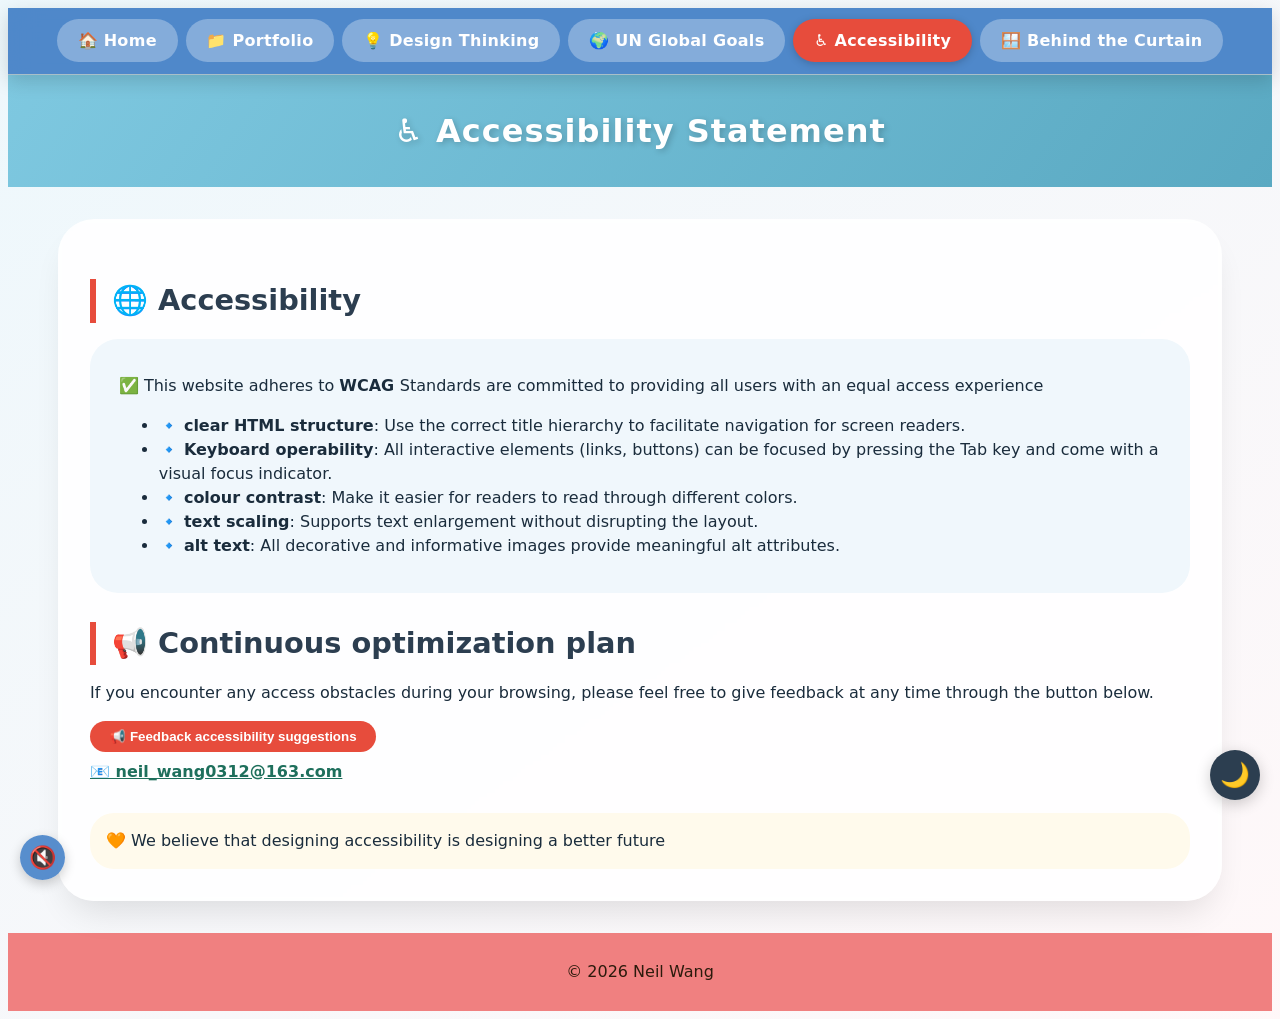
<file: accessibility.html>
<!DOCTYPE html>
<html lang="zh-CN">
<head>
    <meta charset="UTF-8">
    <meta name="viewport" content="width=device-width, initial-scale=1.0, user-scalable=yes">
    <title>Neil Wang | Accessibility Statement</title>
    <link rel="stylesheet" href="styles/main.css">
    <link rel="icon" type="image/x-icon" href="images/favicon.ico">
</head>
<body>
<script src="scripts/main.js"></script>
<nav>
    <ul>
        <li><a href="index.html">🏠 Home</a></li>
        <li><a href="portfolio.html">📁 Portfolio</a></li>
        <li><a href="design.html">💡 Design Thinking</a></li>
        <li><a href="globalgoals.html">🌍 UN Global Goals</a></li>
        <li><a href="accessibility.html" class="active">♿ Accessibility</a></li>
         <li><a href="curtain.html">🪟 Behind the Curtain</a></li>
    </ul>
</nav>

<main>
    <div class="page-header">♿ Accessibility Statement</div>
    <div class="container">
        <h2 class="section-title">🌐 Accessibility</h2>
        <div class="access-list">
            <p>✅ This website adheres to <strong>WCAG </strong> Standards are committed to providing all users with an equal access experience</p>
            <ul style="margin-top: 0.8rem;">
                <li>🔹 <strong>clear HTML structure</strong>: Use the correct title hierarchy to facilitate navigation for screen readers.</li>
                <li>🔹 <strong>Keyboard operability</strong>: All interactive elements (links, buttons) can be focused by pressing the Tab key and come with a visual focus indicator.</li>
                <li>🔹 <strong>colour contrast</strong>: Make it easier for readers to read through different colors.</li>
                <li>🔹 <strong>text scaling</strong>: Supports text enlargement without disrupting the layout.</li>
                <li>🔹 <strong>alt text</strong>: All decorative and informative images provide meaningful alt attributes.</li>
            </ul>
        </div>
        <h2 class="section-title">📢 Continuous optimization plan</h2>
        <p>If you encounter any access obstacles during your browsing, please feel free to give feedback at any time through the button below.</p>
        <button onclick="alert('Welcome to provide feedback on accessibility issues: neil_wang0312@163.com 💌')">📢 Feedback accessibility suggestions</button>
        <a href="mailto:neil_wang0312@163.com?subject=suggestions"
        style="
     display: block;
     margin-top: 8px;
     color:#1e6f5c;
     font-weight:bold;">
         📧 neil_wang0312@163.com
        </a>
        <div class="access-footer" style="margin-top: 1.8rem; background:#fffaec; border-radius:24px; padding:1rem;">
            🧡 We believe that designing accessibility is designing a better future
        </div>
    </div>
</main>

<footer>
    <p>© 2026 Neil Wang </p>
</footer>
</body>
</html>
</file>
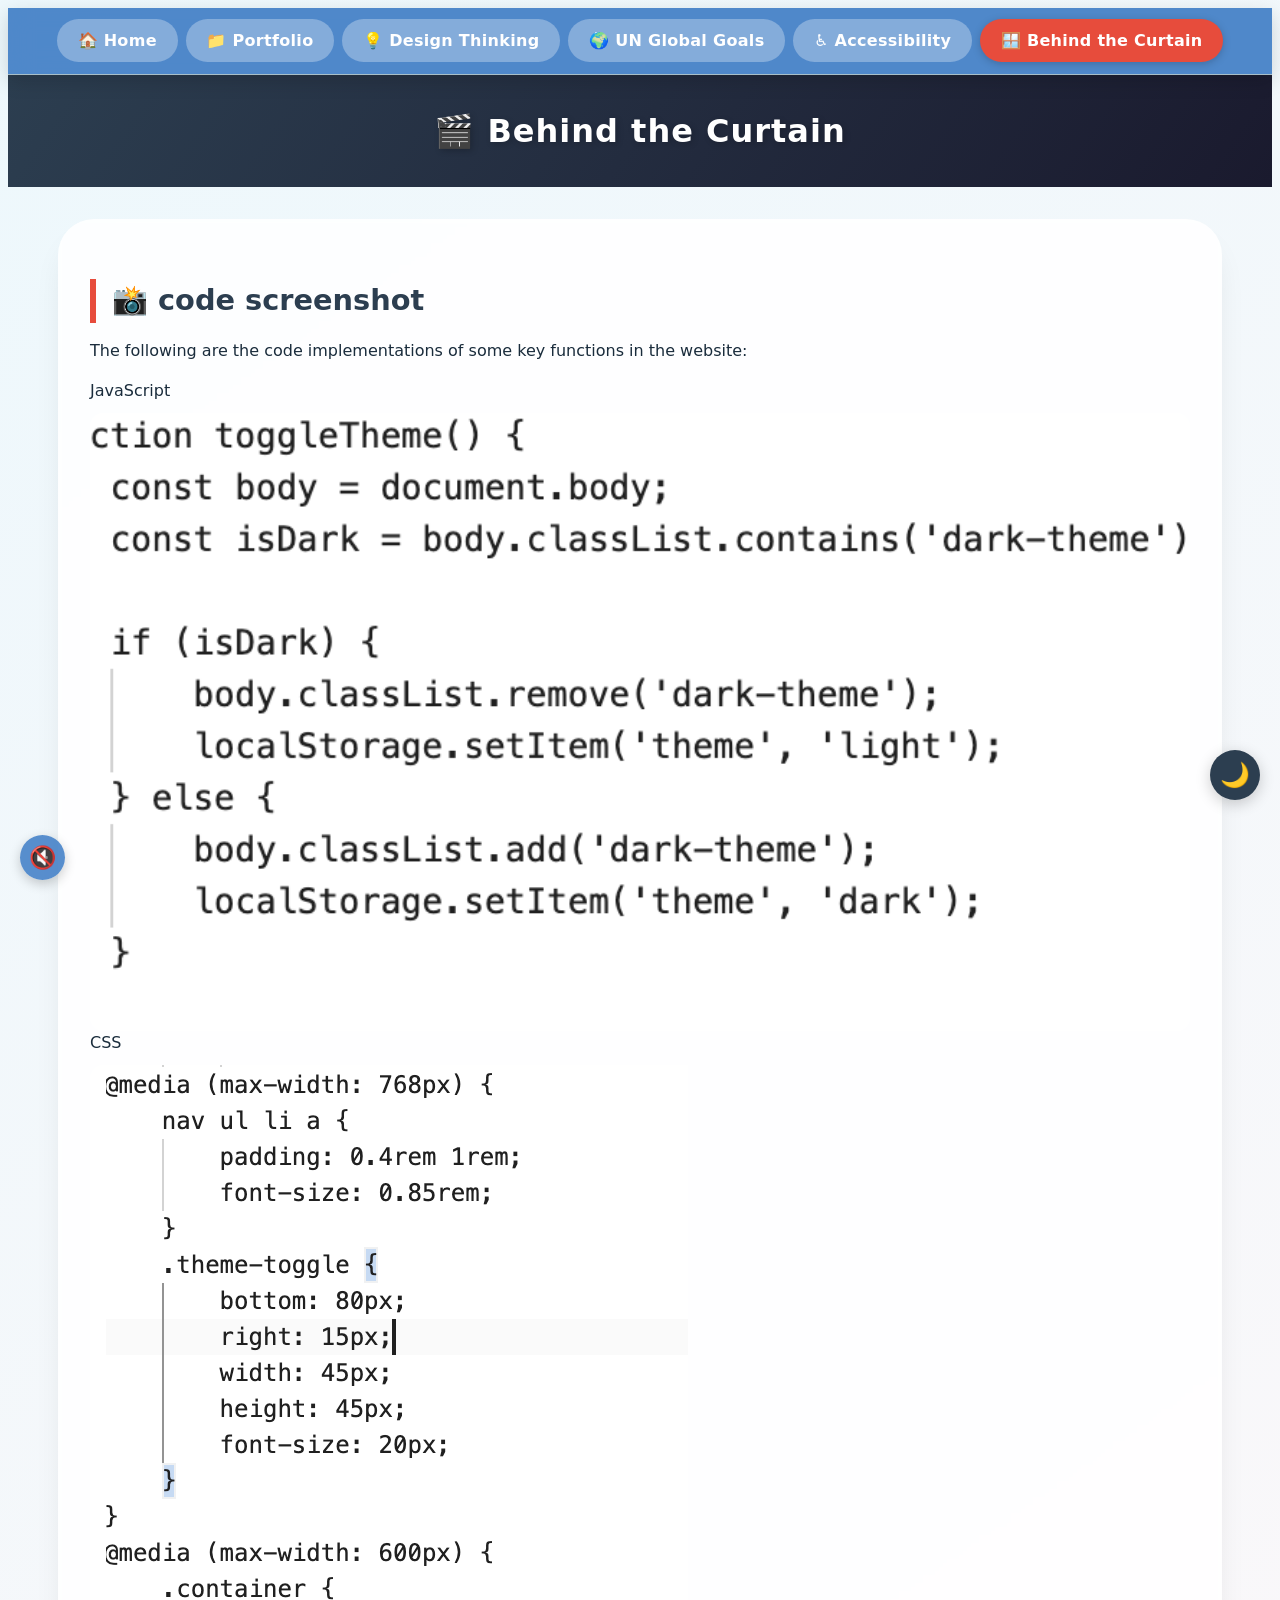
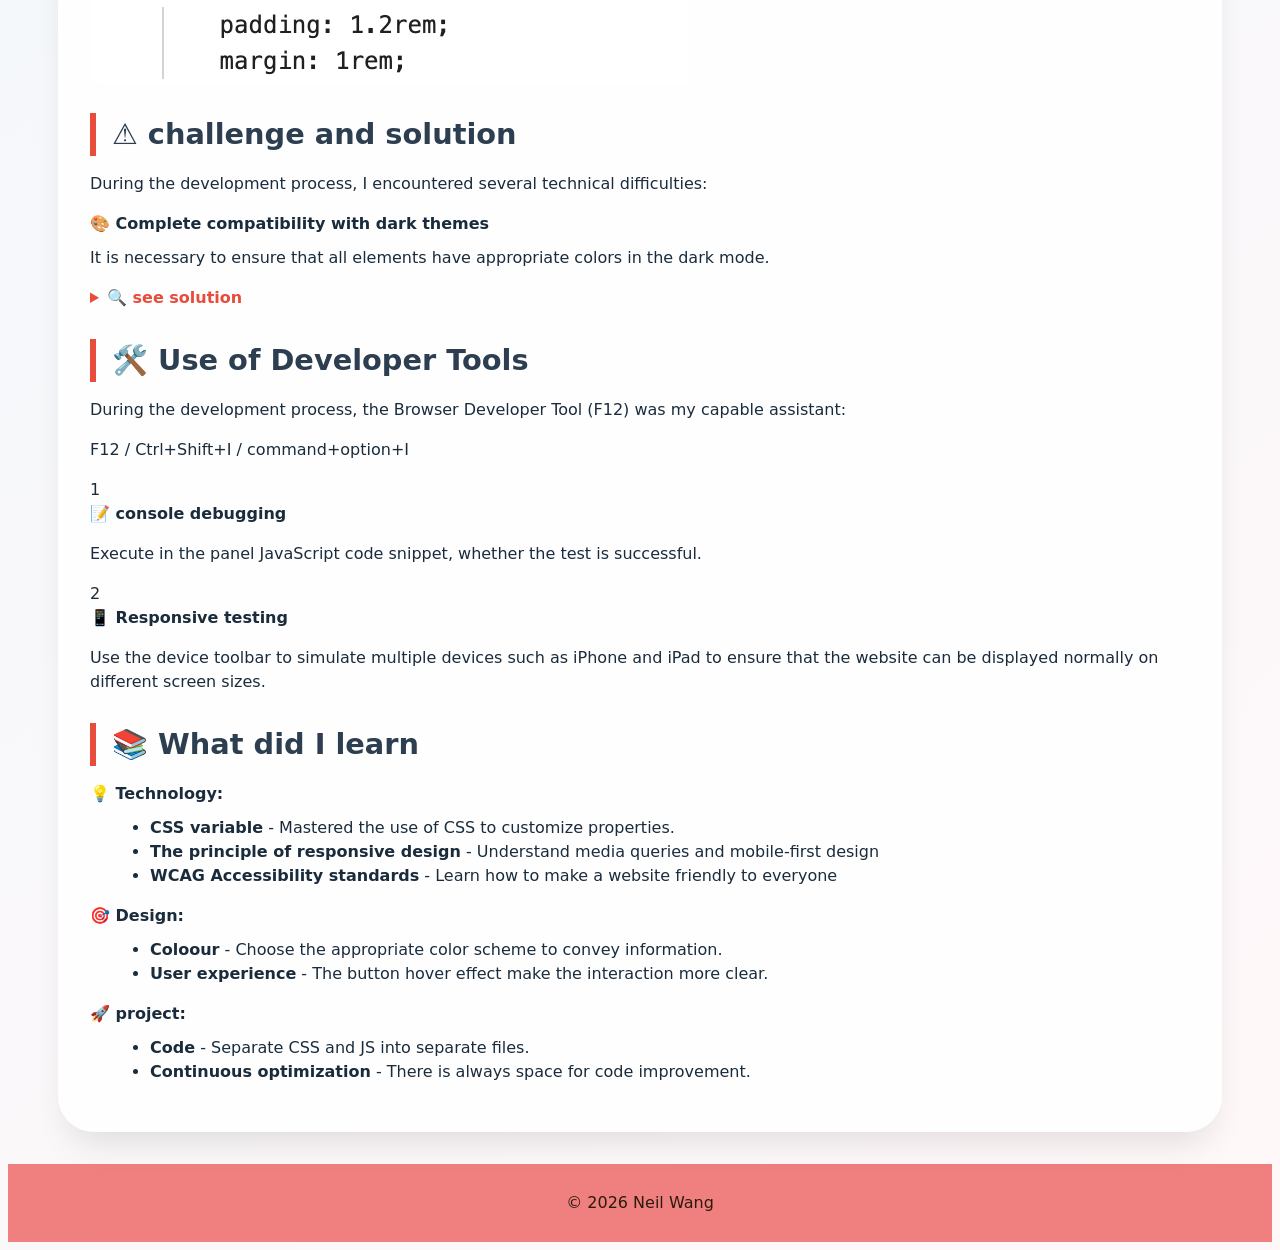
<file: curtain.html>
<!DOCTYPE html>
<html lang="en">
<head>
    <meta charset="UTF-8">
    <meta name="viewport" content="width=device-width, initial-scale=1.0, user-scalable=yes">
    <title>Neil Wang | Behind the Curtain</title>
    <link rel="stylesheet" href="styles/main.css">
    <link rel="icon" type="image/x-icon" href="images/favicon.ico">
</head>
<body>
<script src="scripts/main.js"></script>
<nav>
    <ul>
        <li><a href="index.html">🏠 Home</a></li>
        <li><a href="portfolio.html">📁 Portfolio</a></li>
        <li><a href="design.html">💡 Design Thinking</a></li>
        <li><a href="globalgoals.html">🌍 UN Global Goals</a></li>
        <li><a href="accessibility.html">♿ Accessibility</a></li>
        <li><a href="curtain.html" class="active">🪟 Behind the Curtain</a></li>
    </ul>
</nav>
<main>
    <div class="page-header" style="background: linear-gradient(125deg, #2c3e50, #1a1a2e);">
        🎬 Behind the Curtain
    </div>
    
    <div class="container">
    
        
        <!-- ===== screenshot ===== -->
        <h2 class="section-title">📸 code screenshot</h2>
        <p>The following are the code implementations of some key functions in the website:</p>
        
        <!-- theme switch -->
        <div class="code-block">
            <div class="code-header">
                <span class="code-lang">JavaScript</span>
            </div>
            <div style="aspect-ratio: 16 / 9; overflow:hidden; border-radius:14px; margin-top:10px;">
  <img src="images/theme switch.png"
       alt="theme switch code screenshot"
       style="width:100%; height:100%; object-fit:cover;">

        </div>
        
       
        
        
        <div class="code-block">
            <div class="code-header">
                <span class="code-lang">CSS</span>
            </div>
            <div style="aspect-ratio: 16 / 9; overflow:hidden; border-radius:14px; margin-top:10px;">
 <img src="images/media.png"
     alt="@media code screenshot"
     class="responsive-img">

        </div>
 

        </div>
        
        
        <h2 class="section-title">⚠️ challenge and solution</h2>
        <p>During the development process, I encountered several technical difficulties:</p>
        
        
        <div class="challenge-card">
            <strong>🎨 Complete compatibility with dark themes</strong>
            <p style="margin-top: 10px;">It is necessary to ensure that all elements have appropriate colors in the dark mode.</p>
            <details style="margin-top: 10px;">
                <summary style="cursor: pointer; color: #e74c3c; font-weight: bold;">🔍 see solution</summary>
                <div class="solution-card" style="margin-top: 15px;">
                    <strong>✅ solution:</strong>
                    <ul style="margin-top: 10px; margin-left: 20px;">
                        <li>Define the dark mode style separately for each element that needs to be adapted.</li>
                        <li>Use CSS variables to uniformly manage colors.</li>
                    </ul>
                </div>
            </details>
        </div>
        
        
        
        
        <h2 class="section-title">🛠️ Use of Developer Tools</h2>
        <p>During the development process, the Browser Developer Tool (F12) was my capable assistant:</p>
        
       <p>
            F12 / Ctrl+Shift+I / command+option+I
       </p>
        
        
        
        
        <div class="timeline-item">
            <div class="timeline-dot">1</div>
            <div class="timeline-content">
                <strong>📝 console debugging</strong>
                <p>Execute in the panel JavaScript code snippet, whether the test is successful.</p>
            </div>
        </div>
        
        <div class="timeline-item">
            <div class="timeline-dot">2</div>
            <div class="timeline-content">
                <strong>📱 Responsive testing</strong>
                <p>Use the device toolbar to simulate multiple devices such as iPhone and iPad to ensure that the website can be displayed normally on different screen sizes.</p>
            </div>
        </div>
        
        
        <!-- ===== what did i learn ===== -->
        <h2 class="section-title">📚 What did I learn</h2>
        
        <div class="learn-card">
            <strong>💡 Technology:</strong>
            <ul style="margin-top: 10px; margin-left: 20px;">
                <li><strong>CSS variable</strong> - Mastered the use of CSS to customize properties.</li>
                <li><strong>The principle of responsive design</strong> - Understand media queries and mobile-first design
</li>
                <li><strong>WCAG Accessibility standards</strong> - Learn how to make a website friendly to everyone</li>
            </ul>
        </div>
        
        <div class="learn-card">
            <strong>🎯 Design:</strong>
            <ul style="margin-top: 10px; margin-left: 20px;">
                <li><strong>Coloour</strong> - Choose the appropriate color scheme to convey information.</li>
                <li><strong>User experience</strong> - The button hover effect make the interaction more clear.</li>
            </ul>
        </div>
        
        <div class="learn-card">
            <strong>🚀 project:</strong>
            <ul style="margin-top: 10px; margin-left: 20px;">
                <li><strong>Code</strong> - Separate CSS and JS into separate files.</li>
                <li><strong>Continuous optimization</strong> - There is always space for code improvement.</li>
            </ul>
        </div>
        
    </div>
</main>

<footer>
    <p>© 2026 Neil Wang </p>
</footer>

<script src="scripts/main.js"></script>
    
    
    
</body>
</html>
</file>
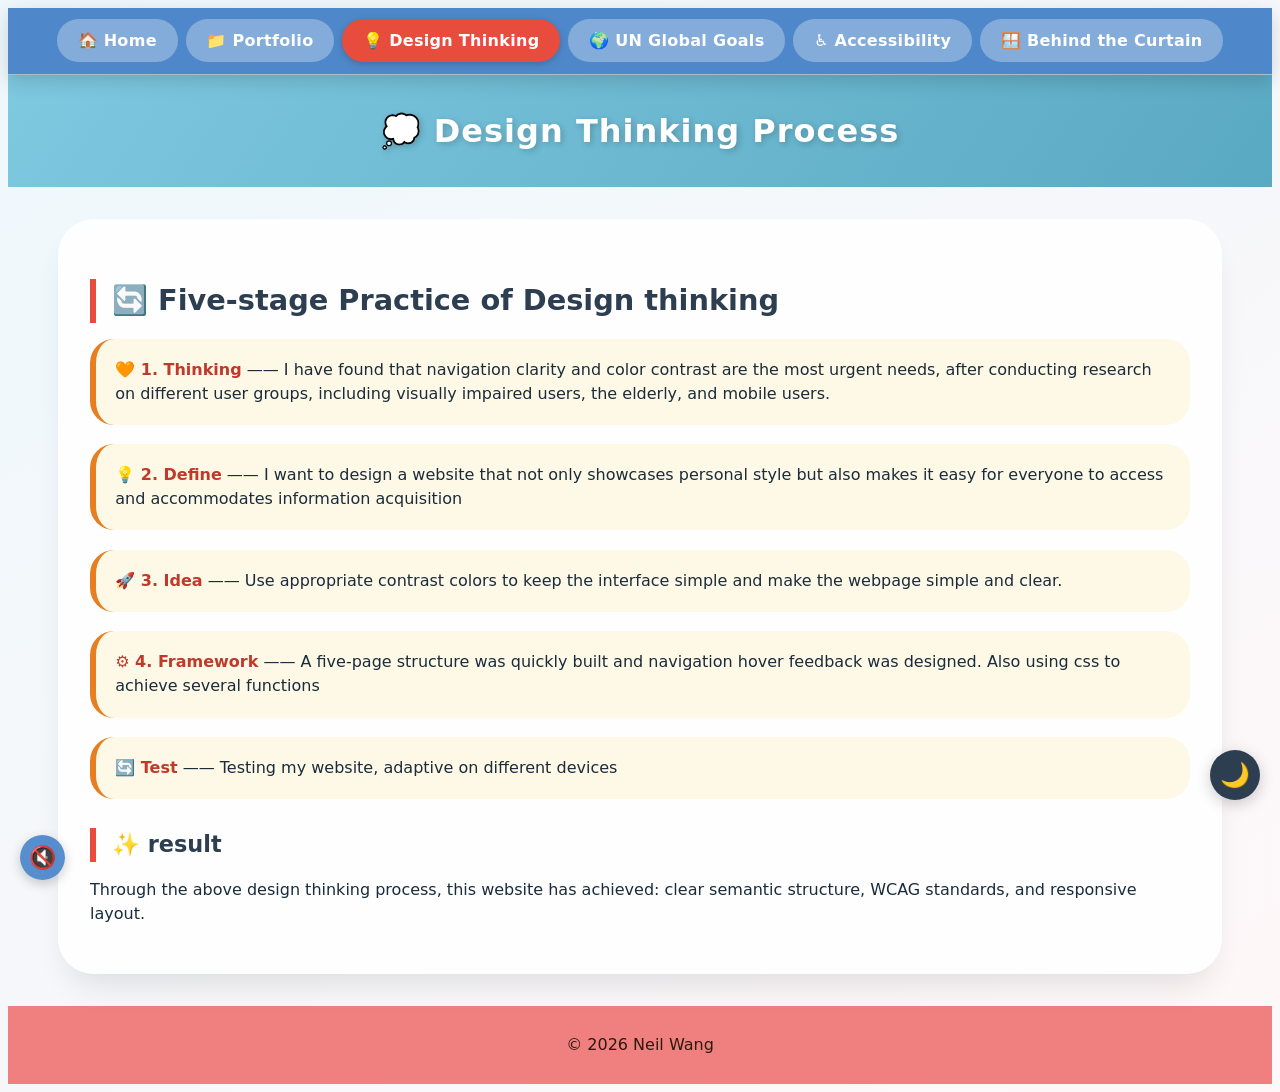
<file: design.html>
<!DOCTYPE html>
<html lang="en">
<head>
    <meta charset="UTF-8">
    <meta name="viewport" content="width=device-width, initial-scale=1.0, user-scalable=yes">
    <title>Neil Wang | Design Thinking Process</title>
    <link rel="stylesheet" href="styles/main.css">
    <link rel="icon" type="image/x-icon" href="images/favicon.ico">
</head>
<body>
<script src="scripts/main.js"></script>
<nav>
    <ul>
        <li><a href="index.html">🏠 Home</a></li>
        <li><a href="portfolio.html">📁 Portfolio</a></li>
        <li><a href="design.html" class="active">💡 Design Thinking</a></li>
        <li><a href="globalgoals.html">🌍 UN Global Goals</a></li>
        <li><a href="accessibility.html">♿ Accessibility</a></li>
        <li><a href="curtain.html">🪟 Behind the Curtain</a></li>
    </ul>
</nav>

<main>
    <div class="page-header">💭 Design Thinking Process</div>
    <div class="container">
        <h2 class="section-title">🔄 Five-stage Practice of Design thinking </h2>
        <div class="dt-step"><strong>🧡 1. Thinking</strong> —— I have found that navigation clarity and color contrast are the most urgent needs, after conducting research on different user groups, including visually impaired users, the elderly, and mobile users.</div>
        <div class="dt-step"><strong>💡 2. Define</strong> —— I want to design a website that not only showcases personal style but also makes it easy for everyone to access and accommodates information acquisition</div>
        <div class="dt-step"><strong>🚀 3. Idea</strong> —— Use appropriate contrast colors to keep the interface simple and make the webpage simple and clear. </div>
        <div class="dt-step"><strong>⚙️ 4. Framework</strong> —— A five-page structure was quickly built and navigation hover feedback was designed. Also using css to achieve several functions</div>
        <div class="dt-step"><strong>🔄 Test</strong> —— Testing my website, adaptive on different devices</div>

        <h3 class="section-title" style="font-size:1.4rem;">✨ result</h3>
        <p>Through the above design thinking process, this website has achieved: clear semantic structure, WCAG standards, and responsive layout. </p>
    </div>
</main>

<footer>
    <p>© 2026 Neil Wang </p>
</footer>
</body>
</html>
</file>
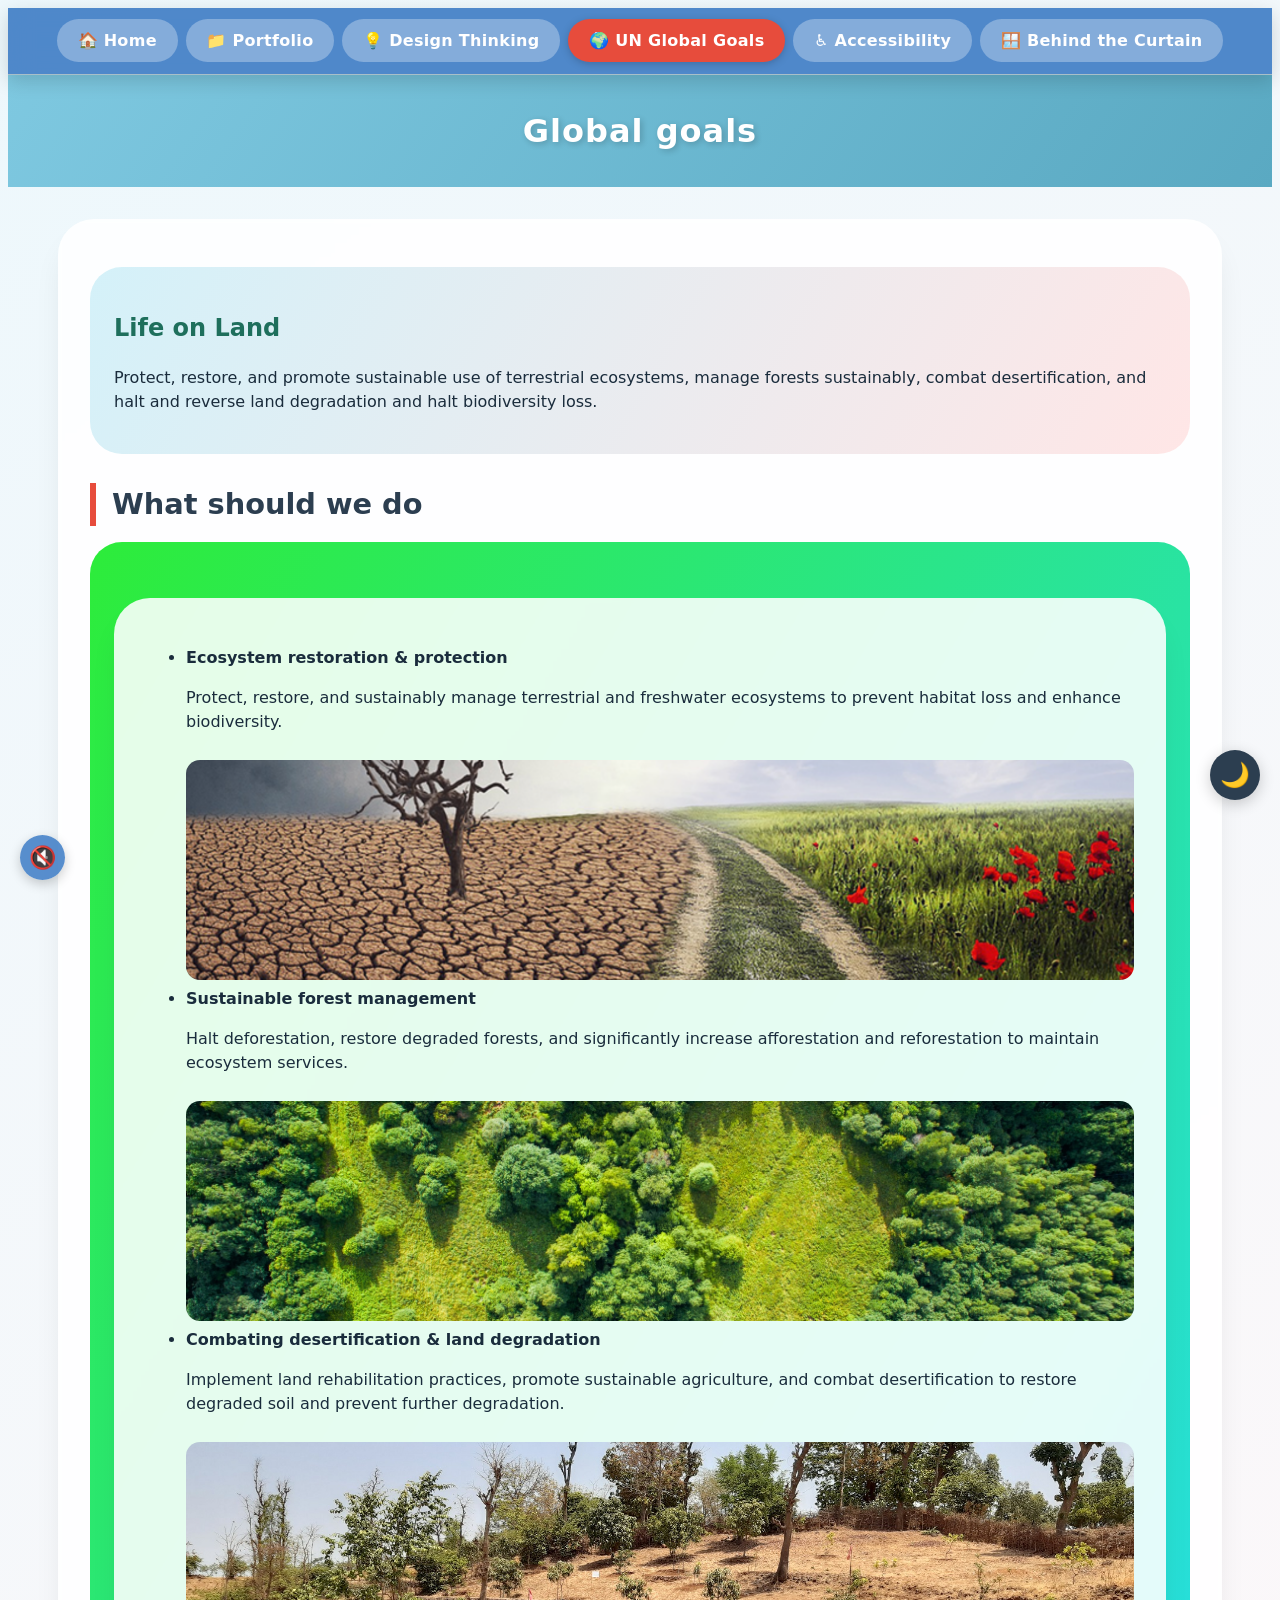
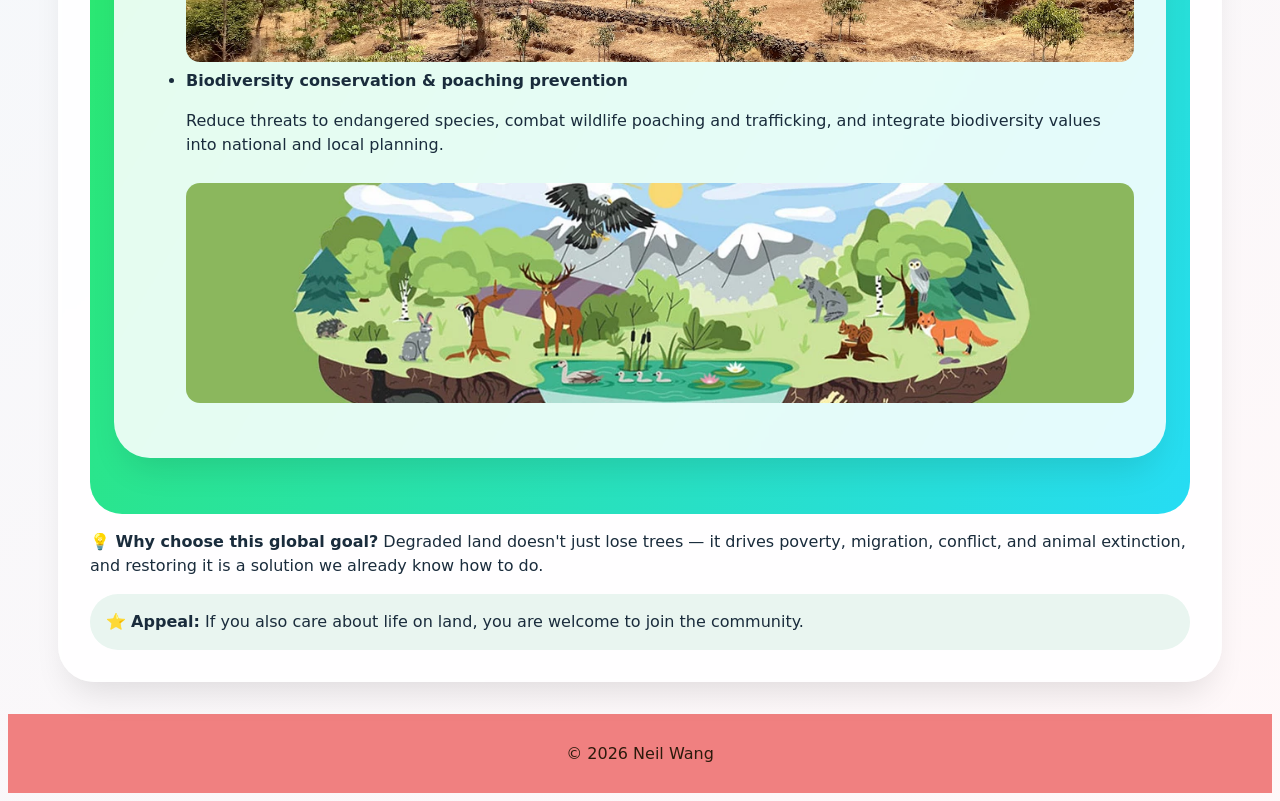
<file: globalgoals.html>
<!DOCTYPE html>
<html lang="zh-CN">
<head>
    <meta charset="UTF-8">
    <meta name="viewport" content="width=device-width, initial-scale=1.0, user-scalable=yes">
    <title>Neil Wang | UN全球目标 · 优质教育</title>
    <link rel="stylesheet" href="styles/main.css">
    <link rel="icon" type="image/x-icon" href="images/favicon.ico">
</head>
<body>
<script src="scripts/main.js"></script>
<nav>
    <ul>
        <li><a href="index.html">🏠 Home</a></li>
        <li><a href="portfolio.html">📁 Portfolio</a></li>
        <li><a href="design.html">💡 Design Thinking</a></li>
        <li><a href="globalgoals.html" class="active">🌍 UN Global Goals</a></li>
        <li><a href="accessibility.html">♿ Accessibility</a></li>
         <li><a href="curtain.html">🪟 Behind the Curtain</a></li>
    </ul>
</nav>

<main>
    <div class="page-header">Global goals</div>
    <div class="container">
        <div class="goal-highlight">
            <h2 style="color:#1e6f5c;"> Life on Land </h2>
            <p>Protect, restore, and promote sustainable use of terrestrial ecosystems, manage forests sustainably, combat desertification, and halt and reverse land degradation and halt biodiversity loss.</p>
        </div>
        <h2 class="section-title">What should we do</h2>

        <div class="goal-highlight1">
       <div class="container life-on-land-container">
        <ul>

            <li>
            <strong>Ecosystem restoration & protection</strong></li>
            <p>Protect, restore, and sustainably manage terrestrial and freshwater ecosystems to prevent habitat loss and enhance biodiversity.</p>
             <img src="images/Ecosystem Restoration.png" alt="Ecosystem Restoration" title="Ecosystem restoration & protection" style="width:100%; max-height:220px; object-fit:cover; border-radius:14px; margin-top:10px;">
            <li><strong>Sustainable forest management</strong></li>
            <p>Halt deforestation, restore degraded forests, and significantly increase afforestation and reforestation to maintain ecosystem services.</p>
             <img src="images/forest.jpg.webp" alt="Sustainable forest management" title="Sustainable forest management" style="width:100%; max-height:220px; object-fit:cover; border-radius:14px; margin-top:10px;">
            <li><strong>Combating desertification & land degradation</strong></li>
            <p>Implement land rehabilitation practices, promote sustainable agriculture, and combat desertification to restore degraded soil and prevent further degradation.</p>
            <img src="images/combating.jpg" alt="land degradation"  title="land degradation" style="width:100%; max-height:220px; object-fit:cover; border-radius:14px; margin-top:10px;">
            <li><strong>Biodiversity conservation & poaching prevention</strong></li>
            <p>Reduce threats to endangered species, combat wildlife poaching and trafficking, and integrate biodiversity values into national and local planning.</p>
            <img src="images/animal conservation.jpg.webp" alt="Biodiversity conservation" title="Biodiversity conservation" style="width:100%; max-height:220px; object-fit:cover; border-radius:14px; margin-top:10px;">
        </ul>
        </div>
        </div>

        <p style="margin-top: 1rem;"><strong>💡 Why choose this global goal?</strong>  Degraded land doesn't just lose trees — it drives poverty, migration, conflict, and animal extinction, and restoring it is a solution we already know how to do.</p>
       <div class="appeal-box" style="background:#e9f5f0; border-radius:28px; padding:1rem; margin-top:1rem;">
    ⭐ <strong>Appeal:</strong> If you also care about life on land, you are welcome to join the community.
</div>
    </div>
</main>

<footer>
    <p>© 2026 Neil Wang </p>
</footer>
</body>
</html>
</file>
<file: styles/main.css>
<style>
/* styles/main.css - 所有页面共享的样式文件 */
* {
    margin: 0;
    padding: 0;
    box-sizing: border-box;
}

body {
    font-family: 'Segoe UI', 'Poppins', system-ui, -apple-system, sans-serif;
    background: linear-gradient(145deg, rgba(135, 206, 235, 0.15) 0%, rgba(255, 182, 193, 0.1) 100%);
    color: #1e2f3e;
    line-height: 1.5;
}


nav {
    position: sticky;
    top: 0;
    z-index: 1000;
    backdrop-filter: blur(12px);
    background: rgba(70, 130, 200, 0.95);
    box-shadow: 0 6px 18px rgba(0, 0, 0, 0.15);
    border-bottom: 1px solid rgba(255, 245, 200, 0.5);
}

nav ul {
    display: flex;
    justify-content: center;
    flex-wrap: wrap;
    gap: 0.5rem;
    list-style: none;
    padding: 0.7rem 1.5rem;
    max-width: 1300px;
    margin: 0 auto;
}

nav ul li a {
    display: inline-block;
    font-weight: 600;
    font-size: 1rem;
    padding: 0.6rem 1.3rem;
    border-radius: 40px;
    text-decoration: none;
    background: rgba(255, 255, 255, 0.3);
    color: white;
    transition: all 0.25s ease;
    letter-spacing: 0.3px;
}

nav ul li a:hover {
    background-color: #e74c3c;
    color: white;
    transform: translateY(-2px);
    box-shadow: 0 6px 14px rgba(231, 76, 60, 0.4);
}

nav ul li a.active {
    background-color: #e74c3c;
    color: white;
    box-shadow: 0 2px 8px rgba(0, 0, 0, 0.2);
}

@media (max-width: 700px) {
    nav ul li a {
        padding: 0.4rem 1rem;
        font-size: 0.85rem;
    }
}


.page-header {
    background: linear-gradient(125deg, #7ec8e0, #5aa9c2);
    padding: 2rem 1rem;
    text-align: center;
    color: white;
    font-size: 2rem;
    font-weight: bold;
    text-shadow: 2px 2px 6px rgba(0, 0, 0, 0.2);
    letter-spacing: 1px;
}


.container {
    max-width: 1100px;
    margin: 2rem auto;
    padding: 2rem;
    background: rgba(255, 255, 255, 0.88);
    backdrop-filter: blur(2px);
    border-radius: 36px;
    box-shadow: 0 20px 35px -12px rgba(0, 0, 0, 0.12);
}

.section-title {
    color: #2c3e50;
    border-left: 6px solid #e74c3c;
    padding-left: 1rem;
    margin: 1.8rem 0 1rem 0;
    font-size: 1.8rem;
}

.portfolio-grid {
    display: grid;
    grid-template-columns: repeat(auto-fit, minmax(280px, 1fr));
    gap: 2rem;
    margin: 2rem 0;
}

.card {
    background: white;
    border-radius: 28px;
    overflow: hidden;
    box-shadow: 0 8px 20px rgba(0, 0, 0, 0.1);
    transition: transform 0.2s, box-shadow 0.2s;
}

.card:hover {
    transform: translateY(-8px);
    box-shadow: 0 20px 30px -10px rgba(0, 0, 0, 0.2);
}

.card-img {
    width: 100%;
    height: 180px;
    object-fit: cover;
    background: #b0d4e8;
}

.card-content {
    padding: 1.2rem;
}

.card h3 {
    margin-bottom: 0.5rem;
    color: #e74c3c;
}

/* design */
.dt-step {
    background: #fef9e6;
    border-radius: 24px;
    padding: 1.2rem;
    margin-bottom: 1.2rem;
    border-left: 6px solid #e67e22;
}

/* global */
.goal-highlight {
    background: linear-gradient(120deg, #d4f1f9, #ffe6e6);
    padding: 1.5rem;
    border-radius: 32px;
    margin: 1rem 0;
}

.goal-highlight1 {
    background: linear-gradient(120deg, #2dec3a, #26dcf4);
    padding: 1.5rem;
    border-radius: 32px;
    margin: 1rem 0;
}

/* accessibility */
.access-list {
    background: #f0f7fc;
    border-radius: 28px;
    padding: 1.2rem 1.8rem;
}

button, .btn {
    background: #e74c3c;
    color: white;
    border: none;
    padding: 0.5rem 1.2rem;
    border-radius: 60px;
    cursor: pointer;
    font-weight: bold;
    transition: 0.2s;
}

button:hover {
    background: #c0392b;
    transform: scale(0.98);
}

footer {
    background: #ffab91c9;
    background-color: lightcoral;
    text-align: center;
    padding: 1.5rem;
    color: #2c1a0c;
    margin-top: 2rem;
    font-weight: 500;
}

.profile-img-small {
    width: 130px;
    height: 130px;
    border-radius: 50%;
    object-fit: cover;
    float: right;
    margin-left: 20px;
    shape-outside: circle();
}

/* focus */
:focus-visible {
    outline: 3px solid #e74c3c;
    outline-offset: 2px;
    border-radius: 6px;
}

@media (prefers-reduced-motion: reduce) {
    * {
        animation-duration: 0.01ms !important;
        scroll-behavior: auto !important;
    }
}

.container, .card, .goal-highlight, .access-list {
    color: #1a2c3c;
}

a {
    color: #c0392b;
    text-decoration: underline;
}

.profile-img-small {
    border: 3px solid white;
    box-shadow: 0 6px 14px rgba(0, 0, 0, 0.1);
}

.dt-step strong {
    color: #c0392b;
}

footer p, footer div {
    margin: 0.2rem;
}

.clearfix::after {
    content: "";
    clear: both;
    display: table;
}

/* 分割线样式 */
.divider {
    width: 80px;
    height: 4px;
    background: linear-gradient(90deg, #e74c3c, #f39c12, #e74c3c);
    margin: 20px auto;
    border-radius: 2px;
}

.divider-long {
    width: 100%;
    height: 2px;
    background: linear-gradient(90deg, transparent, #e74c3c, #f39c12, #e74c3c, transparent);
    margin: 30px 0;
    border-radius: 1px;
}

/* time */
.time-display-area {
    background: linear-gradient(135deg, #667eea15, #764ba215);
    border-radius: 20px;
    padding: 20px;
    text-align: center;
    margin: 20px 0;
    border: 1px solid rgba(231, 76, 60, 0.2);
}

.current-time {
    font-size: 2.2rem;
    font-weight: bold;
    color: #e74c3c;
    font-family: monospace;
    letter-spacing: 2px;
}


@media (max-width: 600px) {
    .container {
        padding: 1.2rem;
        margin: 1rem;
    }
    .profile-img-small {
        width: 90px;
        height: 90px;
        float: none;
        display: block;
        margin: 0 auto 1rem;
    }
    .current-time {
        font-size: 1.5rem;
    }
}



/* switch */
.theme-toggle {
    position: fixed;
    bottom: 100px;
    right: 20px;
    width: 50px;
    height: 50px;
    border-radius: 50%;
    background: #2c3e50;
    color: white;
    border: none;
    cursor: pointer;
    font-size: 24px;
    box-shadow: 0 4px 15px rgba(0, 0, 0, 0.2);
    z-index: 1000;
    transition: all 0.3s ease;
    display: flex;
    align-items: center;
    justify-content: center;
}

.theme-toggle:hover {
    transform: scale(1.1);
    box-shadow: 0 6px 20px rgba(0, 0, 0, 0.3);
}

.theme-toggle:active {
    transform: scale(0.95);
}


@media (max-width: 768px) {
    .theme-toggle {
        bottom: 80px;
        right: 15px;
        width: 45px;
        height: 45px;
        font-size: 20px;
    }
}



/* dark */
body.dark-theme {
    background: linear-gradient(145deg, #1e2a3a 0%, #1a2533 100%);
    color: #e8e8e8;
}

/* header */
body.dark-theme .page-header {
    background: linear-gradient(125deg, #2c4a6e, #1e3a5f);
    color: #f0f0f0;
}

/* body */
body.dark-theme .container {
    background: rgba(35, 45, 55, 0.92);
    color: #e0e0e0;
}

/*  card */
body.dark-theme .card {
    background: #2a3a4a;
    color: #e8e8e8;
    box-shadow: 0 8px 20px rgba(0, 0, 0, 0.25);
}

body.dark-theme .card:hover {
    background: #2f4052;
    box-shadow: 0 12px 28px rgba(0, 0, 0, 0.3);
}

body.dark-theme .card h3 {
    color: #ffaa7a;
}

/* chapter */
body.dark-theme .section-title {
    color: #ffaa7a;
    border-left-color: #ff8c5a;
}

/* design */
body.dark-theme .dt-step {
    background: #2a3a48;
    color: #ddd;
    border-left-color: #ff8c5a;
}

body.dark-theme .dt-step strong {
    color: #ffaa7a;
}

/* global  */
body.dark-theme .goal-highlight {
    background: linear-gradient(120deg, #2a3a48, #253545);
    color: #e0e0e0;
}

body.dark-theme .goal-highlight h2 {
    color: #6abf8a !important;
}

/* accessibility */
body.dark-theme .access-list {
    background: #2a3a48;
    color: #e0e0e0;
}

/* time */
body.dark-theme .time-display-area {
    background: #2a3a48;
    border-color: #ffaa7a;
}

body.dark-theme .time-display-area h3 {
    color: #ffaa7a !important;
}

body.dark-theme .current-time {
    color: #ffaa7a;
}

body.dark-theme .current-time span {
    color: #aaa !important;
}

/* button */
body.dark-theme button {
    background: #ff7a4a;
}

body.dark-theme button:hover {
    background: #ff9668;
}

body.dark-theme button:first-child {
    background: #ff7a4a;
}

/* footer */
body.dark-theme footer {
    background: #253545;
    color: #ccc;
}

/* link */
body.dark-theme a {
    color: #ffaa7a;
}

body.dark-theme a:hover {
    color: #ffcc9a;
}

/* body */
body.dark-theme .poem {
    background: #2a3a48;
    color: #e0e0e0;
    border-left-color: #ff8c5a;
}

/* link */
body.dark-theme .social-links a,
body.dark-theme .family-link a {
    background: #3a4a5a;
    color: #e0e0e0;
}

body.dark-theme .social-links a:hover,
body.dark-theme .family-link a:hover {
    background: #ff7a4a;
    color: white;
}

/* body */
body.dark-theme .message-area {
    background: #2a3a48;
    color: #e0e0e0;
    border-left-color: #ffaa7a;
}

/* life on land*/
body.dark-theme .life-on-land-container li {
    color: #e0e0e0;
    background: transparent;
    margin-bottom: 20px;
}

body.dark-theme .life-on-land-container li strong {
    color: #ffaa7a;
    font-size: 1.1rem;
    display: block;
    margin-bottom: 8px;
}

body.dark-theme .life-on-land-container li p {
    color: #c0c0c0;
    line-height: 1.5;
}

body.dark-theme .life-on-land-container img {
    opacity: 0.9;
    filter: brightness(0.9);
    border: 1px solid rgba(255, 170, 122, 0.2);
    border-radius: 14px;
    transition: all 0.3s ease;
}

body.dark-theme .life-on-land-container img:hover {
    opacity: 1;
    border-color: #ffaa7a;
}

body.dark-theme .appeal-box {
    background: #2a3a48 !important;
    color: #e0e0e0;
    border: 1px solid rgba(255, 170, 122, 0.3);
}

body.dark-theme .appeal-box strong {
    color: #ffaa7a;
}

body.dark-theme .modal-content {
    background: #2a3a48;
    color: #e0e0e0;
}

body.dark-theme .modal-content h2 {
    color: #ffaa7a !important;
}

/* line */
body.dark-theme .divider {
    background: linear-gradient(90deg, #ff7a4a, #ffb87a, #ff7a4a);
}

body.dark-theme .divider-long {
    background: linear-gradient(90deg, transparent, #ff7a4a, #ffb87a, #ff7a4a, transparent);
}

/* line */
body.dark-theme ul li,
body.dark-theme ol li {
    color: #ddd;
}

/* line */
body.dark-theme input,
body.dark-theme textarea,
body.dark-theme select {
    background: #3a4a5a;
    border: 1px solid #5a6a7a;
    color: #e0e0e0;
}

body.dark-theme input:focus,
body.dark-theme textarea:focus {
    outline-color: #ffaa7a;
}


body.dark-theme nav {
    background: rgba(30, 50, 70, 0.95);
}

body.dark-theme nav ul li a {
    color: #e0e0e0;
    background: rgba(255, 255, 255, 0.15);
}

body.dark-theme nav ul li a:hover {
    background-color: #ff7a4a;
    color: white;
}

body.dark-theme nav ul li a.active {
    background-color: #ff7a4a;
    color: white;
}


body,
body.dark-theme .container,
body.dark-theme .card,
body.dark-theme button,
body.dark-theme .social-links a,
body.dark-theme .family-link a,
body.dark-theme .dt-step,
body.dark-theme .goal-highlight,
body.dark-theme .access-list,
body.dark-theme .time-display-area,
body.dark-theme .poem,
body.dark-theme .message-area {
    transition: background-color 0.3s ease, color 0.3s ease, border-color 0.3s ease, box-shadow 0.3s ease;
}



.music-player {
    position: fixed;
    bottom: 20px;
    left: 20px;
    background: rgba(30, 40, 50, 0.95);
    backdrop-filter: blur(10px);
    border-radius: 60px;
    padding: 8px 16px;
    display: flex;
    align-items: center;
    gap: 12px;
    box-shadow: 0 4px 20px rgba(0, 0, 0, 0.2);
    z-index: 1000;
    border: 1px solid rgba(255, 255, 255, 0.2);
    transition: all 0.3s ease;
}

.music-player:hover {
    transform: translateY(-2px);
    box-shadow: 0 8px 25px rgba(0, 0, 0, 0.25);
}


.player-btn {
    background: rgba(255, 255, 255, 0.2);
    border: none;
    width: 36px;
    height: 36px;
    border-radius: 50%;
    cursor: pointer;
    font-size: 18px;
    transition: all 0.2s ease;
    display: flex;
    align-items: center;
    justify-content: center;
    color: white;
}

.player-btn:hover {
    background: #e74c3c;
    transform: scale(1.05);
}

.player-btn:active {
    transform: scale(0.95);
}


.song-info {
    display: flex;
    flex-direction: column;
    min-width: 120px;
}

.song-title {
    font-size: 14px;
    font-weight: bold;
    color: white;
    white-space: nowrap;
    overflow: hidden;
    text-overflow: ellipsis;
    max-width: 150px;
}

.song-artist {
    font-size: 11px;
    color: rgba(255, 255, 255, 0.7);
}


.progress-container {
    width: 150px;
    cursor: pointer;
}

.progress-bar {
    width: 100%;
    height: 4px;
    background: rgba(255, 255, 255, 0.3);
    border-radius: 2px;
    overflow: hidden;
    position: relative;
}

.progress-fill {
    width: 0%;
    height: 100%;
    background: linear-gradient(90deg, #e74c3c, #ff8c69);
    border-radius: 2px;
    transition: width 0.1s linear;
}

.time-info {
    display: flex;
    justify-content: space-between;
    font-size: 10px;
    color: rgba(255, 255, 255, 0.6);
    margin-top: 4px;
}


.volume-control {
    display: flex;
    align-items: center;
    gap: 6px;
}

.volume-slider {
    width: 60px;
    height: 3px;
    -webkit-appearance: none;
    background: rgba(255, 255, 255, 0.3);
    border-radius: 3px;
    outline: none;
}

.volume-slider::-webkit-slider-thumb {
    -webkit-appearance: none;
    width: 12px;
    height: 12px;
    border-radius: 50%;
    background: #e74c3c;
    cursor: pointer;
}


.playlist-toggle {
    background: rgba(255, 255, 255, 0.2);
    border: none;
    width: 30px;
    height: 30px;
    border-radius: 50%;
    cursor: pointer;
    font-size: 14px;
    color: white;
    transition: all 0.2s;
}

.playlist-toggle:hover {
    background: #e74c3c;
}

.playlist-dropdown {
    position: absolute;
    bottom: 70px;
    left: 0;
    background: rgba(30, 40, 50, 0.98);
    backdrop-filter: blur(10px);
    border-radius: 16px;
    width: 250px;
    max-height: 300px;
    overflow-y: auto;
    padding: 10px 0;
    box-shadow: 0 8px 25px rgba(0, 0, 0, 0.3);
    border: 1px solid rgba(255, 255, 255, 0.15);
    z-index: 1001;
    display: none;
}

.playlist-dropdown.show {
    display: block;
    animation: fadeInUp 0.2s ease;
}

@keyframes fadeInUp {
    from {
        opacity: 0;
        transform: translateY(10px);
    }
    to {
        opacity: 1;
        transform: translateY(0);
    }
}

.playlist-item {
    padding: 10px 16px;
    cursor: pointer;
    transition: all 0.2s;
    color: #ddd;
    display: flex;
    justify-content: space-between;
    align-items: center;
}

.playlist-item:hover {
    background: rgba(231, 76, 60, 0.3);
}

.playlist-item.active {
    background: rgba(231, 76, 60, 0.5);
    color: #ffaa7a;
}

.playlist-item .playlist-song {
    font-size: 14px;
}

.playlist-item .playlist-artist {
    font-size: 11px;
    color: rgba(255, 255, 255, 0.5);
}


body.dark-theme .music-player {
    background: rgba(25, 35, 45, 0.98);
    border-color: rgba(255, 255, 255, 0.1);
}


body.dark-theme a[href^="mailto"] {
    color: #ffaa7a !important;
}

body.dark-theme a[href^="mailto"]:hover {
    color: #ffcc9a !important;
}


body.dark-theme .access-footer {
    background: #2a3a48 !important;
    color: #e0e0e0 !important;
    border: 1px solid rgba(255, 170, 122, 0.3);
}

body.dark-theme .access-footer:hover {
    background: #2f4052 !important;
}


@media (max-width: 768px) {
    .music-player {
        bottom: 15px;
        left: 15px;
        padding: 6px 12px;
        gap: 8px;
    }
    
    .player-btn {
        width: 30px;
        height: 30px;
        font-size: 14px;
    }
    
    .song-info {
        min-width: 80px;
    }
    
    .song-title {
        font-size: 12px;
        max-width: 100px;
    }
    
    .progress-container {
        width: 100px;
    }
    
    .volume-control {
        display: none;
    }
}

@media (max-width: 550px) {
    .music-player .progress-container {
        display: none;
    }
    .music-player .volume-control {
        display: none;
    }
}


.mute-btn {
    position: fixed;
    bottom: 20px;
    left: 20px;
    background: rgba(70, 130, 200, 0.9);
    border: none;
    width: 45px;
    height: 45px;
    border-radius: 50%;
    cursor: pointer;
    font-size: 22px;
    transition: all 0.2s ease;
    display: flex;
    align-items: center;
    justify-content: center;
    color: white;
    box-shadow: 0 4px 12px rgba(0, 0, 0, 0.2);
    z-index: 1000;
}

.mute-btn:hover {
    background: #e74c3c;
    transform: scale(1.08);
    box-shadow: 0 6px 16px rgba(0, 0, 0, 0.25);
}

.mute-btn:active {
    transform: scale(0.95);
}


body.dark-theme .mute-btn {
    background: rgba(50, 70, 90, 0.95);
}

body.dark-theme .mute-btn:hover {
    background: #e74c3c;
}


@media (max-width: 600px) {
    .mute-btn {
        bottom: 15px;
        left: 15px;
        width: 40px;
        height: 40px;
        font-size: 18px;
    }
}

</style>
</file>
